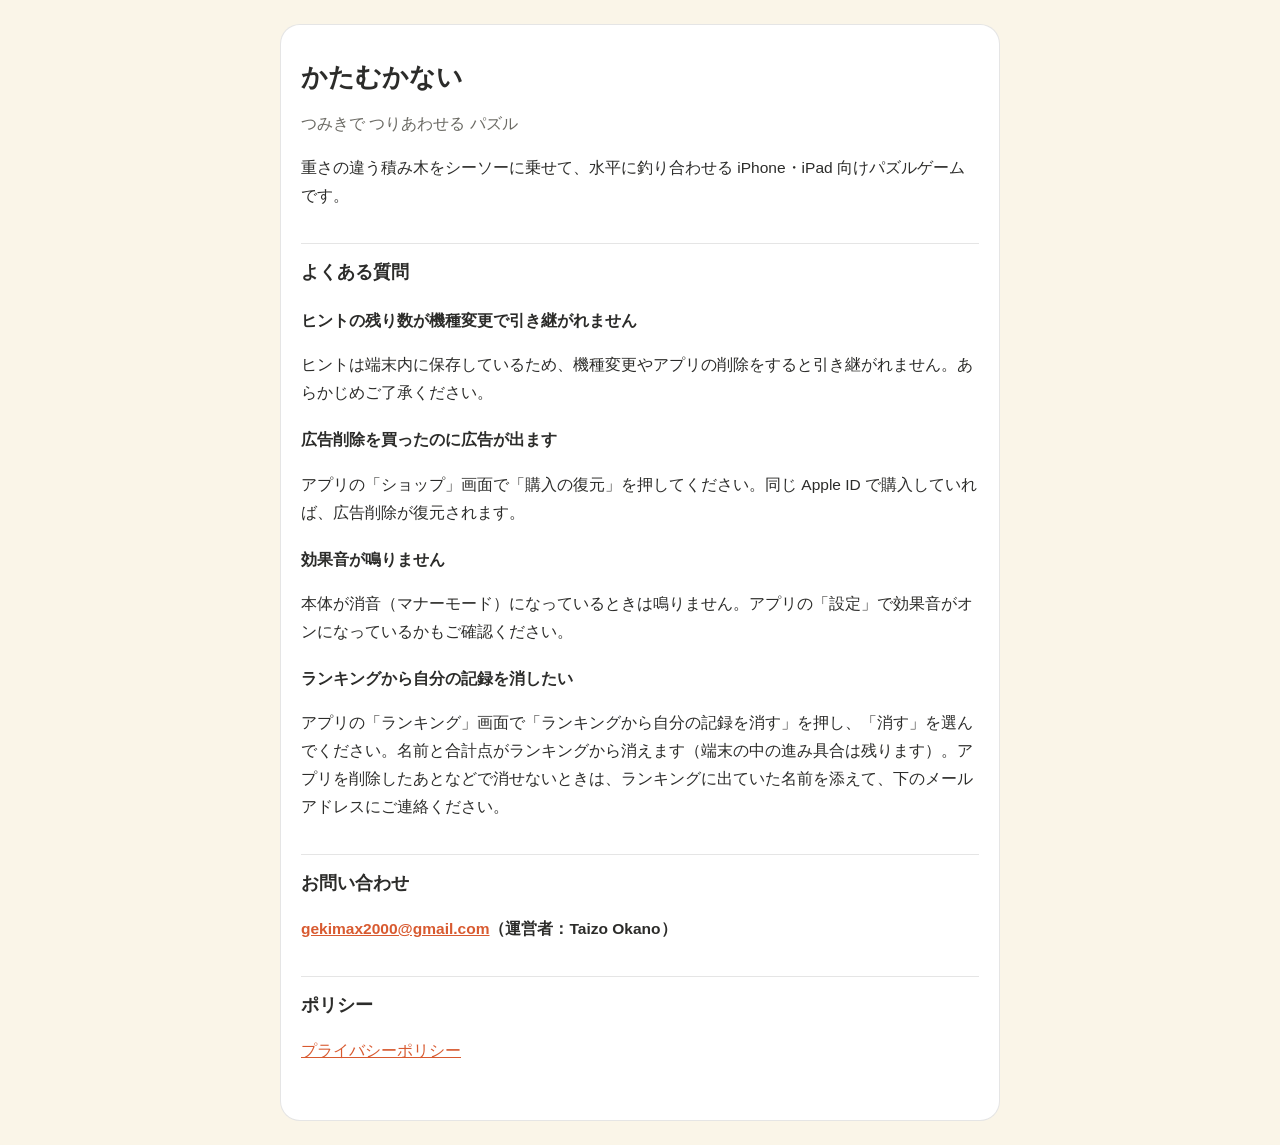
<file: index.html>
<!doctype html>
<html lang="ja">
<head>
<meta charset="utf-8">
<meta name="viewport" content="width=device-width, initial-scale=1">
<title>かたむかない サポート</title>
<link rel="stylesheet" href="style.css">
</head>
<body>
<main>
  <h1>かたむかない</h1>
  <p class="lead">つみきで つりあわせる パズル</p>
  <p>重さの違う積み木をシーソーに乗せて、水平に釣り合わせる iPhone・iPad 向けパズルゲームです。</p>

  <h2>よくある質問</h2>
  <h3>ヒントの残り数が機種変更で引き継がれません</h3>
  <p>ヒントは端末内に保存しているため、機種変更やアプリの削除をすると引き継がれません。あらかじめご了承ください。</p>
  <h3>広告削除を買ったのに広告が出ます</h3>
  <p>アプリの「ショップ」画面で「購入の復元」を押してください。同じ Apple ID で購入していれば、広告削除が復元されます。</p>
  <h3>効果音が鳴りません</h3>
  <p>本体が消音（マナーモード）になっているときは鳴りません。アプリの「設定」で効果音がオンになっているかもご確認ください。</p>

  <h3>ランキングから自分の記録を消したい</h3>
  <p>アプリの「ランキング」画面で「ランキングから自分の記録を消す」を押し、「消す」を選んでください。名前と合計点がランキングから消えます（端末の中の進み具合は残ります）。アプリを削除したあとなどで消せないときは、ランキングに出ていた名前を添えて、下のメールアドレスにご連絡ください。</p>

  <h2>お問い合わせ</h2>
  <p class="contact"><a href="mailto:gekimax2000@gmail.com">gekimax2000@gmail.com</a>（運営者：Taizo Okano）</p>

  <h2>ポリシー</h2>
  <p><a href="privacy.html">プライバシーポリシー</a></p>
</main>
</body>
</html>
</file>
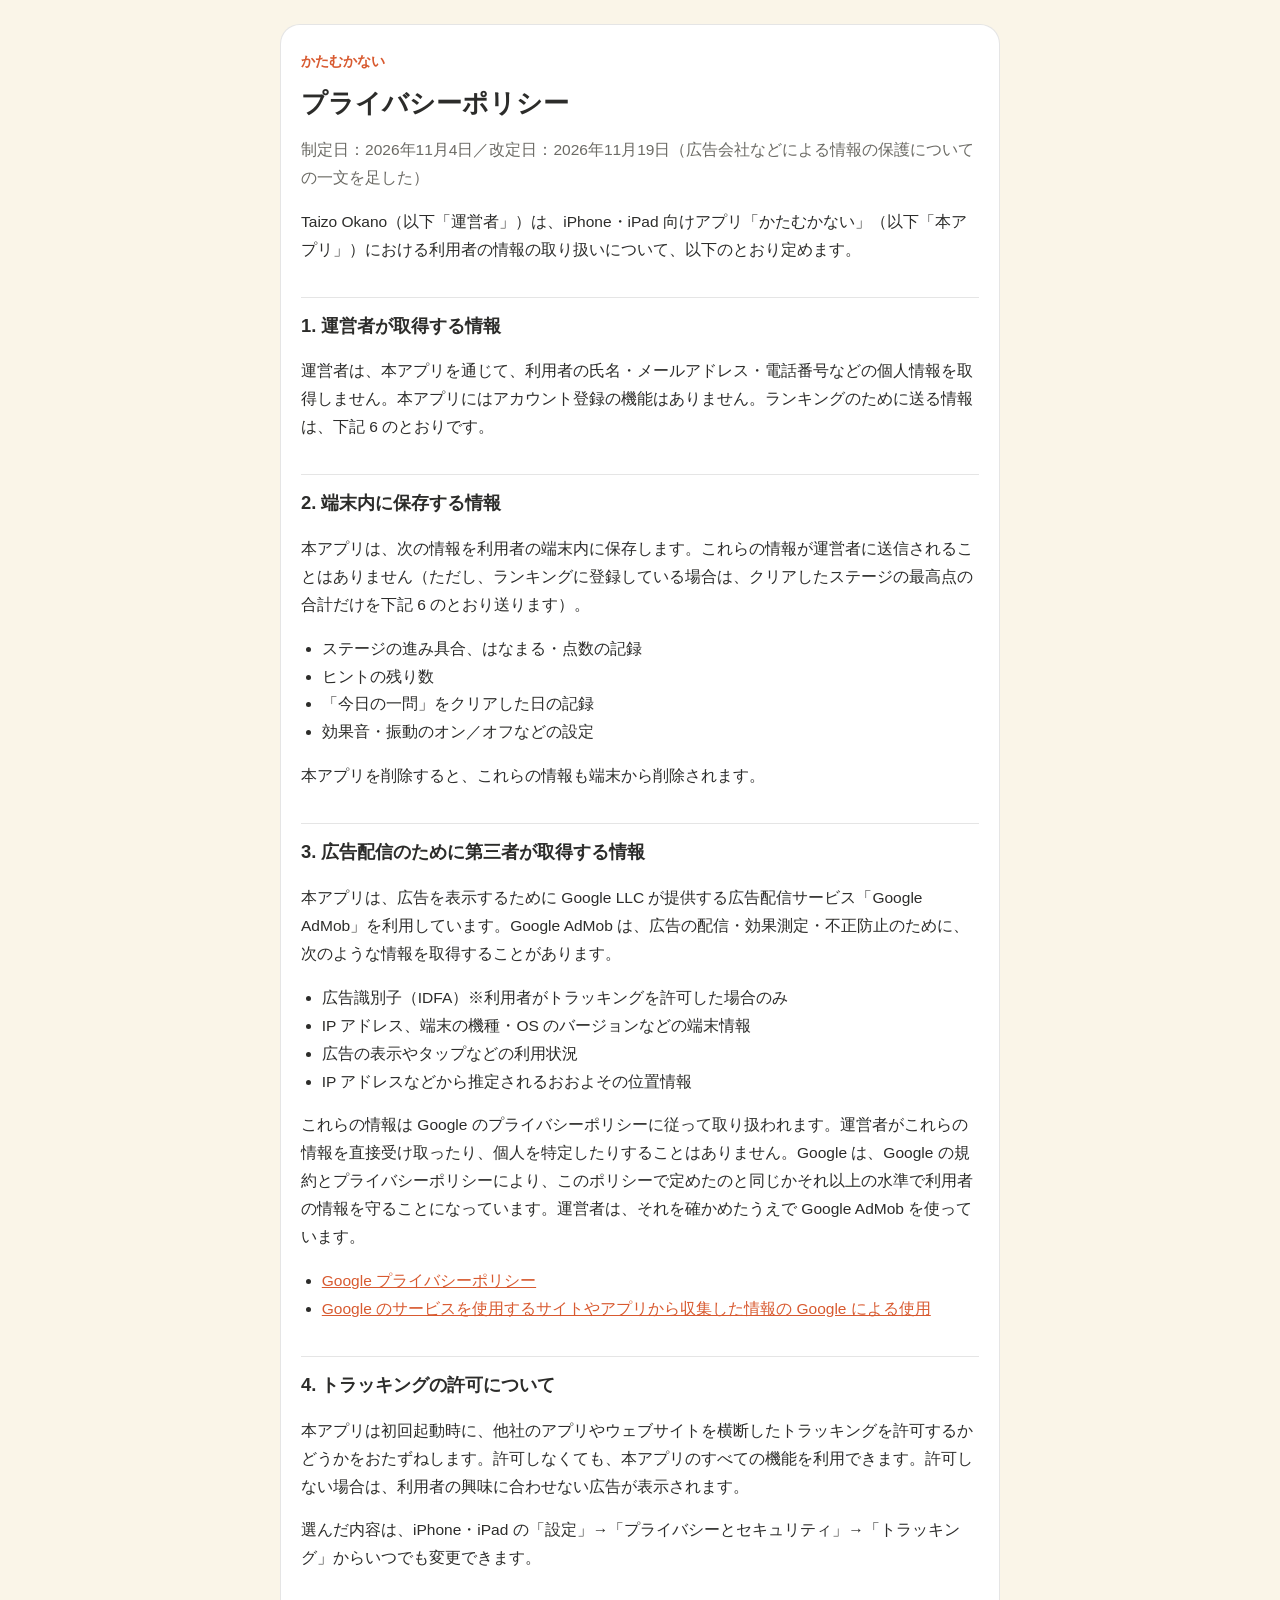
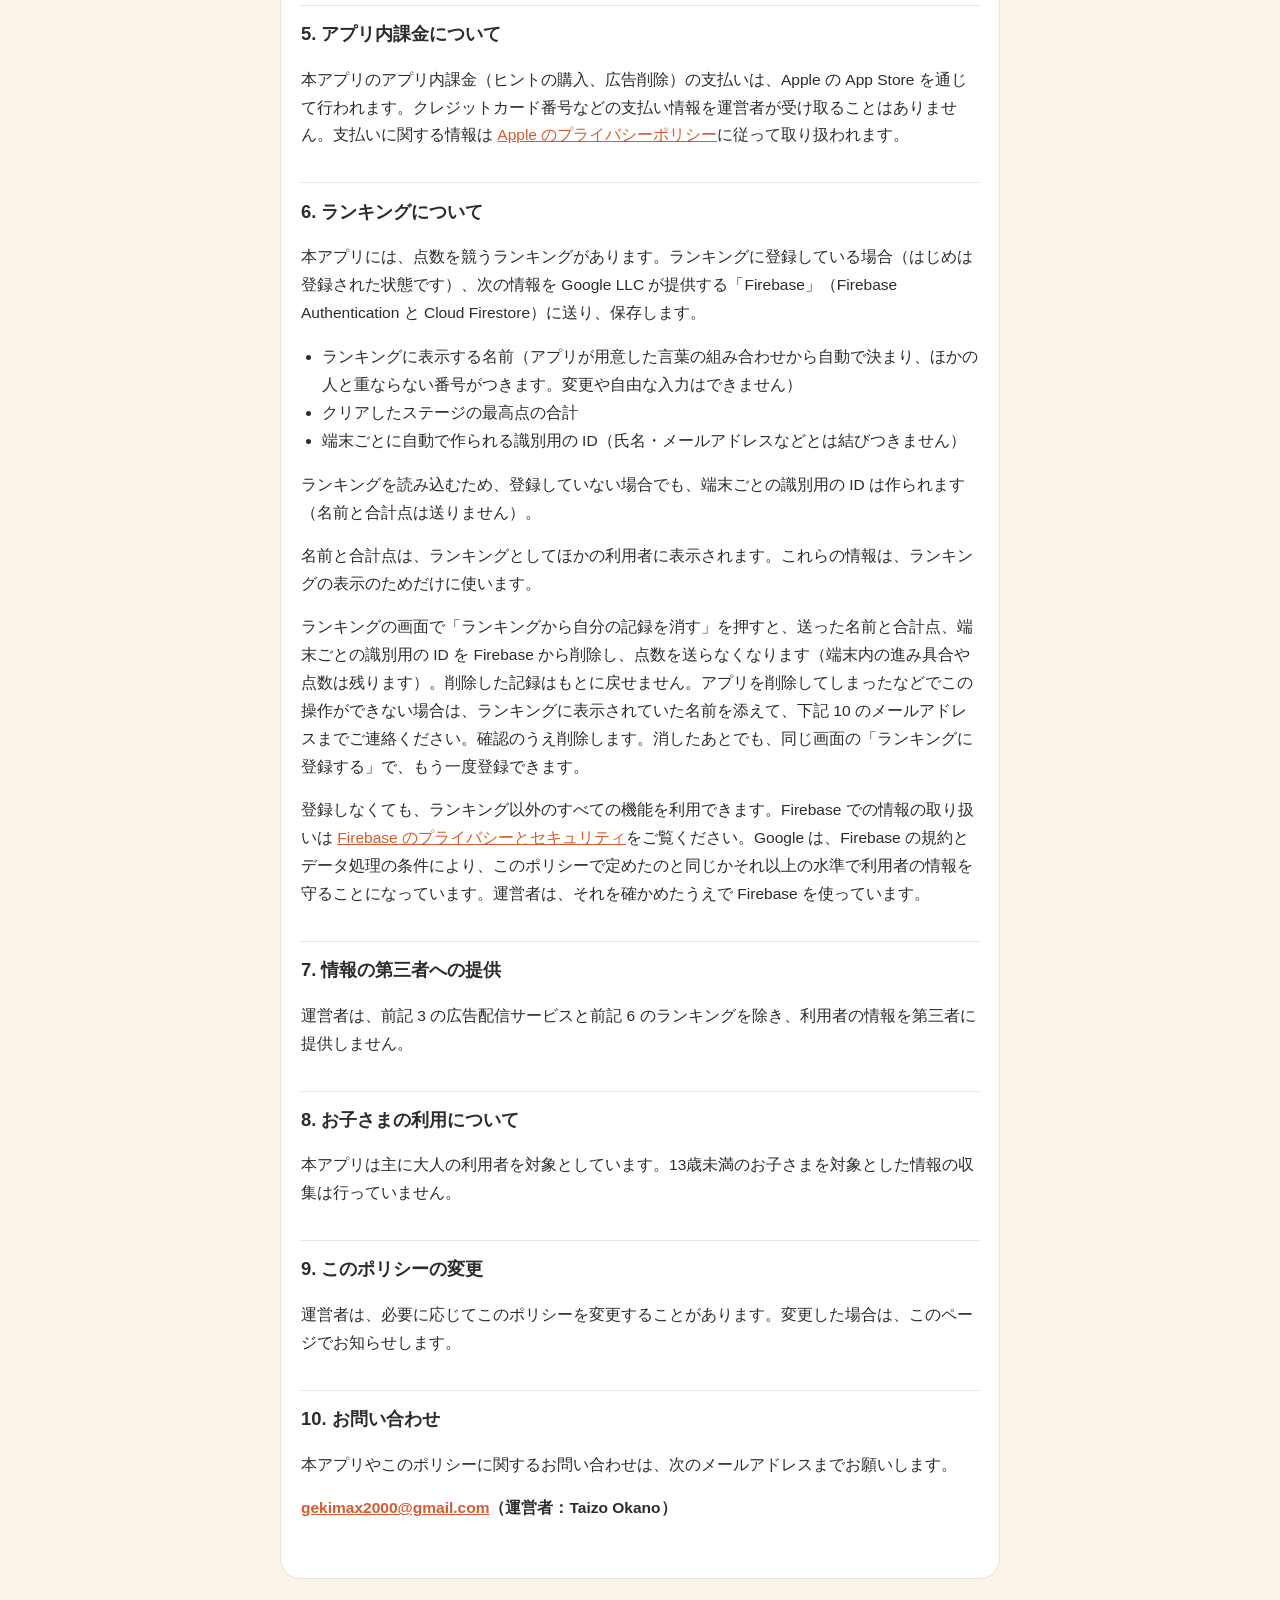
<file: privacy.html>
<!doctype html>
<html lang="ja">
<head>
<meta charset="utf-8">
<meta name="viewport" content="width=device-width, initial-scale=1">
<title>プライバシーポリシー | かたむかない</title>
<link rel="stylesheet" href="style.css">
</head>
<body>
<main>
  <p class="app"><a href="./">かたむかない</a></p>
  <h1>プライバシーポリシー</h1>
  <p class="date">制定日：2026年11月4日／改定日：2026年11月19日（広告会社などによる情報の保護についての一文を足した）</p>

  <p>Taizo Okano（以下「運営者」）は、iPhone・iPad 向けアプリ「かたむかない」（以下「本アプリ」）における利用者の情報の取り扱いについて、以下のとおり定めます。</p>

  <h2>1. 運営者が取得する情報</h2>
  <p>運営者は、本アプリを通じて、利用者の氏名・メールアドレス・電話番号などの個人情報を取得しません。本アプリにはアカウント登録の機能はありません。ランキングのために送る情報は、下記 6 のとおりです。</p>

  <h2>2. 端末内に保存する情報</h2>
  <p>本アプリは、次の情報を利用者の端末内に保存します。これらの情報が運営者に送信されることはありません（ただし、ランキングに登録している場合は、クリアしたステージの最高点の合計だけを下記 6 のとおり送ります）。</p>
  <ul>
    <li>ステージの進み具合、はなまる・点数の記録</li>
    <li>ヒントの残り数</li>
    <li>「今日の一問」をクリアした日の記録</li>
    <li>効果音・振動のオン／オフなどの設定</li>
  </ul>
  <p>本アプリを削除すると、これらの情報も端末から削除されます。</p>

  <h2>3. 広告配信のために第三者が取得する情報</h2>
  <p>本アプリは、広告を表示するために Google LLC が提供する広告配信サービス「Google AdMob」を利用しています。Google AdMob は、広告の配信・効果測定・不正防止のために、次のような情報を取得することがあります。</p>
  <ul>
    <li>広告識別子（IDFA）※利用者がトラッキングを許可した場合のみ</li>
    <li>IP アドレス、端末の機種・OS のバージョンなどの端末情報</li>
    <li>広告の表示やタップなどの利用状況</li>
    <li>IP アドレスなどから推定されるおおよその位置情報</li>
  </ul>
  <p>これらの情報は Google のプライバシーポリシーに従って取り扱われます。運営者がこれらの情報を直接受け取ったり、個人を特定したりすることはありません。Google は、Google の規約とプライバシーポリシーにより、このポリシーで定めたのと同じかそれ以上の水準で利用者の情報を守ることになっています。運営者は、それを確かめたうえで Google AdMob を使っています。</p>
  <ul>
    <li><a href="https://policies.google.com/privacy?hl=ja">Google プライバシーポリシー</a></li>
    <li><a href="https://policies.google.com/technologies/partner-sites?hl=ja">Google のサービスを使用するサイトやアプリから収集した情報の Google による使用</a></li>
  </ul>

  <h2>4. トラッキングの許可について</h2>
  <p>本アプリは初回起動時に、他社のアプリやウェブサイトを横断したトラッキングを許可するかどうかをおたずねします。許可しなくても、本アプリのすべての機能を利用できます。許可しない場合は、利用者の興味に合わせない広告が表示されます。</p>
  <p>選んだ内容は、iPhone・iPad の「設定」→「プライバシーとセキュリティ」→「トラッキング」からいつでも変更できます。</p>

  <h2>5. アプリ内課金について</h2>
  <p>本アプリのアプリ内課金（ヒントの購入、広告削除）の支払いは、Apple の App Store を通じて行われます。クレジットカード番号などの支払い情報を運営者が受け取ることはありません。支払いに関する情報は <a href="https://www.apple.com/jp/legal/privacy/">Apple のプライバシーポリシー</a>に従って取り扱われます。</p>

  <h2>6. ランキングについて</h2>
  <p>本アプリには、点数を競うランキングがあります。ランキングに登録している場合（はじめは登録された状態です）、次の情報を Google LLC が提供する「Firebase」（Firebase Authentication と Cloud Firestore）に送り、保存します。</p>
  <ul>
    <li>ランキングに表示する名前（アプリが用意した言葉の組み合わせから自動で決まり、ほかの人と重ならない番号がつきます。変更や自由な入力はできません）</li>
    <li>クリアしたステージの最高点の合計</li>
    <li>端末ごとに自動で作られる識別用の ID（氏名・メールアドレスなどとは結びつきません）</li>
  </ul>
  <p>ランキングを読み込むため、登録していない場合でも、端末ごとの識別用の ID は作られます（名前と合計点は送りません）。</p>
  <p>名前と合計点は、ランキングとしてほかの利用者に表示されます。これらの情報は、ランキングの表示のためだけに使います。</p>
  <p>ランキングの画面で「ランキングから自分の記録を消す」を押すと、送った名前と合計点、端末ごとの識別用の ID を Firebase から削除し、点数を送らなくなります（端末内の進み具合や点数は残ります）。削除した記録はもとに戻せません。アプリを削除してしまったなどでこの操作ができない場合は、ランキングに表示されていた名前を添えて、下記 10 のメールアドレスまでご連絡ください。確認のうえ削除します。消したあとでも、同じ画面の「ランキングに登録する」で、もう一度登録できます。</p>
  <p>登録しなくても、ランキング以外のすべての機能を利用できます。Firebase での情報の取り扱いは <a href="https://firebase.google.com/support/privacy?hl=ja">Firebase のプライバシーとセキュリティ</a>をご覧ください。Google は、Firebase の規約とデータ処理の条件により、このポリシーで定めたのと同じかそれ以上の水準で利用者の情報を守ることになっています。運営者は、それを確かめたうえで Firebase を使っています。</p>

  <h2>7. 情報の第三者への提供</h2>
  <p>運営者は、前記 3 の広告配信サービスと前記 6 のランキングを除き、利用者の情報を第三者に提供しません。</p>

  <h2>8. お子さまの利用について</h2>
  <p>本アプリは主に大人の利用者を対象としています。13歳未満のお子さまを対象とした情報の収集は行っていません。</p>

  <h2>9. このポリシーの変更</h2>
  <p>運営者は、必要に応じてこのポリシーを変更することがあります。変更した場合は、このページでお知らせします。</p>

  <h2>10. お問い合わせ</h2>
  <p>本アプリやこのポリシーに関するお問い合わせは、次のメールアドレスまでお願いします。</p>
  <p class="contact"><a href="mailto:gekimax2000@gmail.com">gekimax2000@gmail.com</a>（運営者：Taizo Okano）</p>
</main>
</body>
</html>
</file>
<file: style.css>
:root {
  --bg: #faf5e8;
  --card: #ffffff;
  --text: #2c2c2a;
  --muted: #6b6a64;
  --accent: #d85a30;
  --border: rgba(0, 0, 0, 0.1);
}
@media (prefers-color-scheme: dark) {
  :root {
    --bg: #1d1c1a;
    --card: #2a2926;
    --text: #f1efe8;
    --muted: #b4b2a9;
    --accent: #f0997b;
    --border: rgba(255, 255, 255, 0.12);
  }
}
* { box-sizing: border-box; }
body {
  margin: 0;
  background: var(--bg);
  color: var(--text);
  font-family: -apple-system, BlinkMacSystemFont, "Hiragino Sans", "Hiragino Kaku Gothic ProN", "Noto Sans JP", sans-serif;
  line-height: 1.8;
}
main {
  max-width: 720px;
  margin: 24px auto;
  padding: 24px 20px 40px;
  background: var(--card);
  border: 1px solid var(--border);
  border-radius: 20px;
}
@media (max-width: 760px) {
  main { margin: 0; border-radius: 0; border: 0; }
}
h1 { font-size: 1.6rem; margin: 0.2em 0 0.4em; }
h2 { font-size: 1.15rem; margin: 1.8em 0 0.4em; padding-top: 0.6em; border-top: 1px solid var(--border); }
h3 { font-size: 1rem; margin: 1.2em 0 0.2em; }
p, li { font-size: 0.97rem; }
ul { padding-left: 1.3em; }
a { color: var(--accent); }
.app { margin: 0; font-size: 0.9rem; }
.app a { text-decoration: none; font-weight: 600; }
.date, .lead { color: var(--muted); margin-top: 0; }
.contact { font-weight: 600; }
</file>
